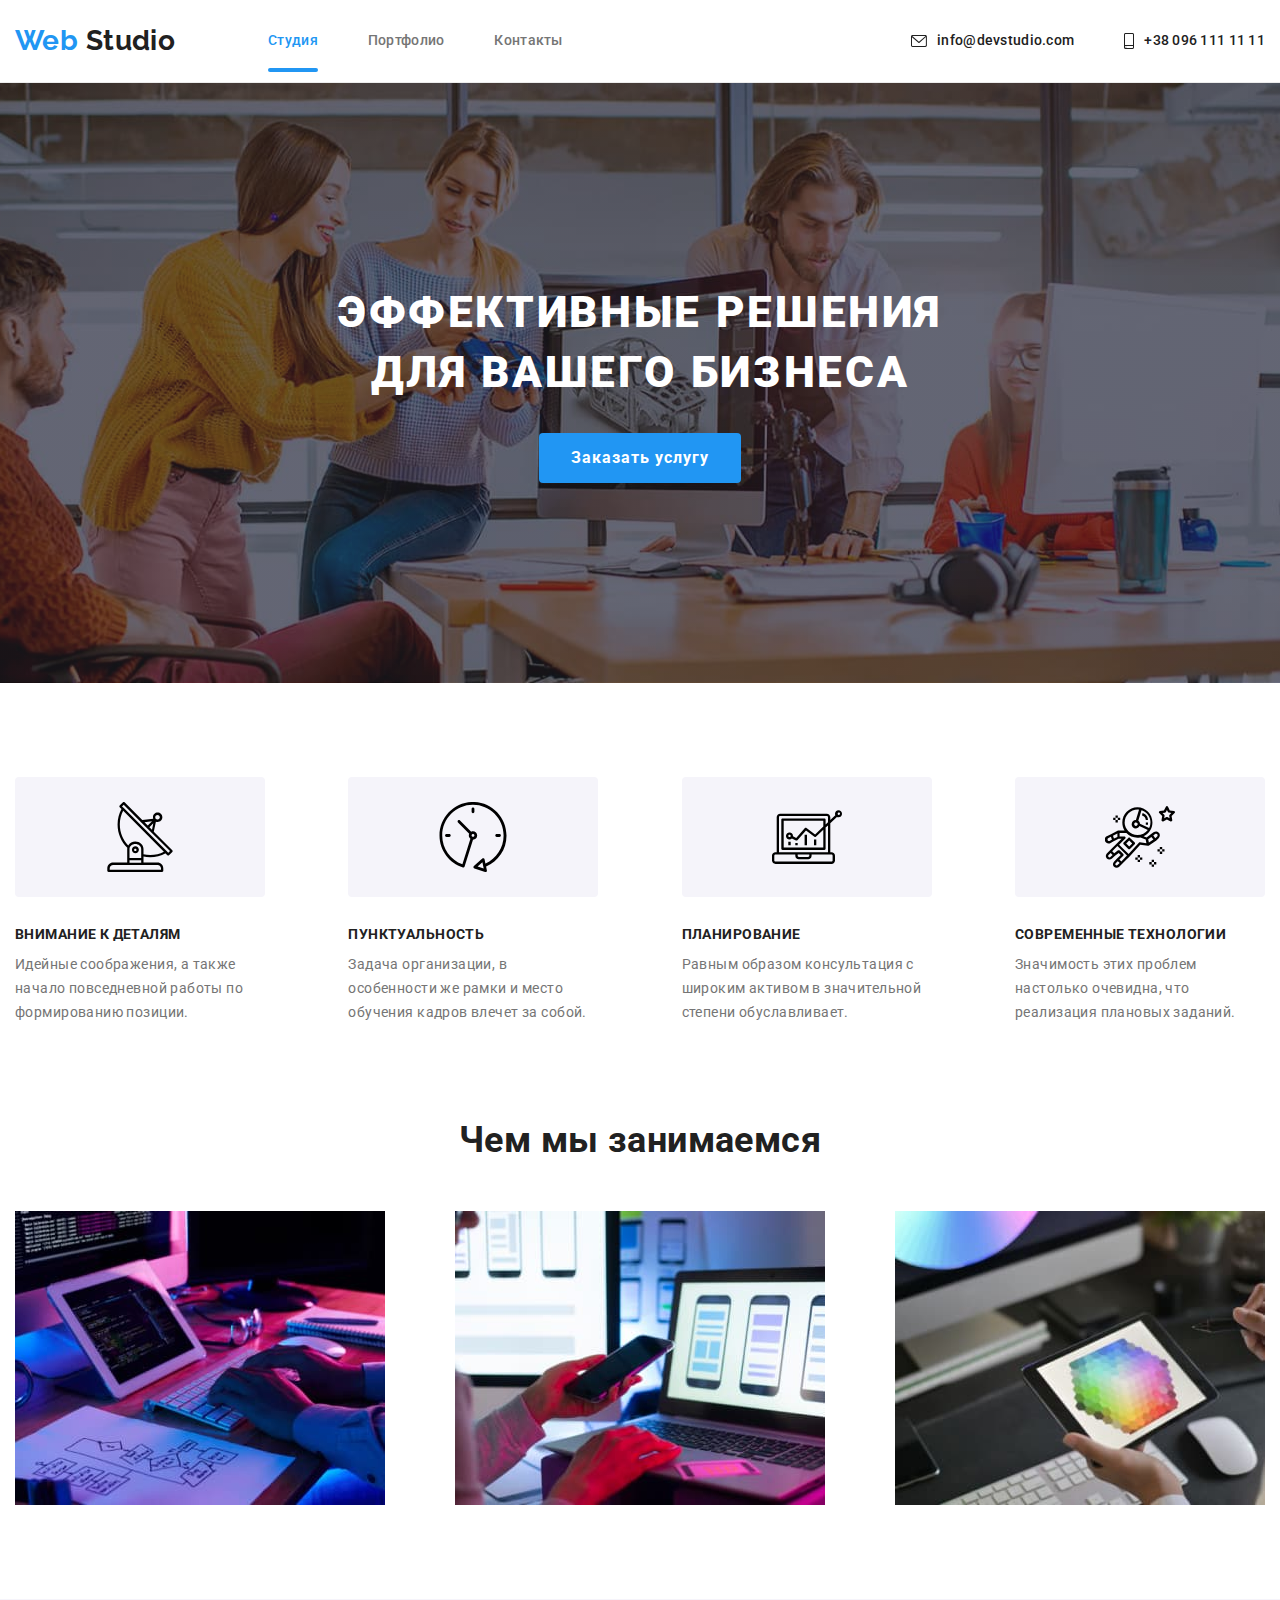
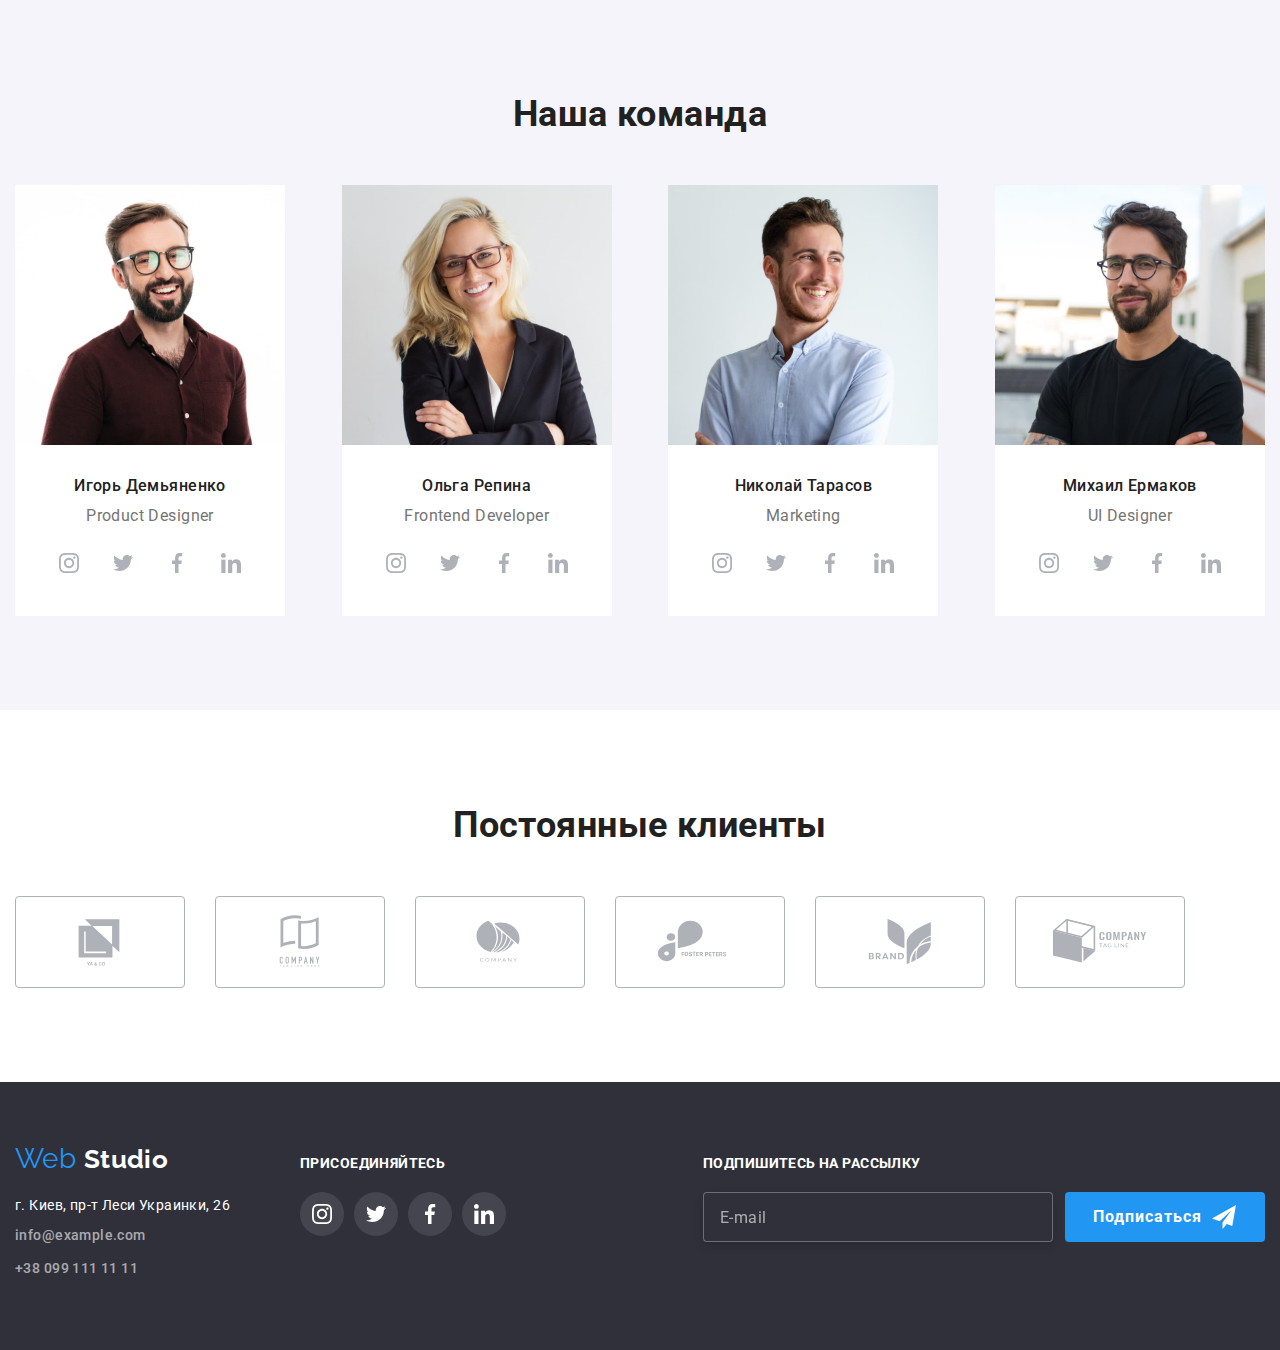
<file: index.html>
<!DOCTYPE html>
<html lang="ru">
  <head>
    <meta charset="UTF-8" />
    <meta name="viewport" content="width=device-width, initial-scale=1.0" />
    <title>Document</title>
    <link rel="preconnect" href="https://fonts.googleapis.com" />
    <link rel="preconnect" href="https://fonts.gstatic.com" crossorigin />
    <link
      href="https://fonts.googleapis.com/css2?family=Raleway:wght@700&family=Roboto:wght@400;500;700;900&display=swap"
      rel="stylesheet"
    />
    <link
      rel="stylesheet"
      href="https://cdnjs.cloudflare.com/ajax/libs/modern-normalize/1.1.0/modern-normalize.min.css"
    />
    <link rel="stylesheet" href="./css/styles.css" />
    <link rel="stylesheet" href="./css/main.min.css" />
  </head>
  <body>
    <!-- HEADER -->
    <header class="header">
      <div class="container header__container">
        <nav class="header__nav">
          <a href="./index.html" class="logo header__logo">
            Web
            <span class="header__logo--accent">Studio</span>
          </a>
          <ul class="header__nav-list">
            <li class="header__item">
              <a href="" class="active">Студия</a>
            </li>
            <li class="header__item">
              <a href="./portfolio.html">Портфолио</a>
            </li>
            <li class="header__item"><a href="">Контакты</a></li>
          </ul>
        </nav>
        <ul class="header__nav-auth">
          <li>
            <a href="mailto:info@example.com" class="header__item">
              <svg class="header__contacts-icon" width="16" height="12">
                <use href="./images/icon.svg#icon-envelope"></use>
              </svg>
              info@devstudio.com
            </a>
          </li>
          <li>
            <a href="tel:+380991111111" class="header__item">
              <svg class="header__contacts-icon" width="10" height="16">
                <use href="./images/icon.svg#icon-smartphone"></use>
              </svg>
              +38 096 111 11 11
            </a>
          </li>
        </ul>
      </div>
    </header>
    <main>
      <!-- HERO -->
      <section class="hero">
        <div class="container">
          <h1 class="hero__title">
            Эффективные решения
            <br />
            для вашего бизнеса
          </h1>
          <button type="button" class="button" data-modal-open>
            Заказать услугу
          </button>
          <div class="backdrop is-hidden" data-modal>
            <div class="modal">
              <button data-modal-close type="button" class="hero-close-button">
                <svg class="hero-close-button-icon" width="18" height="18">
                  <use href="./images/icon.svg#closeback"></use>
                </svg>
              </button>
              <form class="modal__form">
                <b class="modal__form-title">
                  Оставьте свои данные, мы вам перезвоним
                </b>
                <label class="form-label">
                  <input type="text" name="username" class="form-input" />
                  <span class="form-label-text">Имя</span>
                  <svg class="icon form-icon">
                    <use href="./images/icon.svg#modal-person"></use>
                  </svg>
                </label>
                <label class="form-label">
                  <input type="tel" name="phone" class="form-input" />
                  <span class="form-label-text">Телефон</span>
                  <svg class="icon form-icon">
                    <use href="./images/icon.svg#modal-phone"></use>
                  </svg>
                </label>
                <label class="form-label">
                  <input type="email" name="mail" class="form-input" />
                  <span class="form-label-text">Почта</span>
                  <svg class="icon form-icon">
                    <use href="./images/icon.svg#modal-email"></use>
                  </svg>
                </label>
                <label class="form-label form-label-textarea">
                  <textarea
                    class="form-input form-textarea"
                    name="comment"
                    placeholder="Введите текст"
                  ></textarea>
                  <span class="form-label-text">Комментарий</span>
                </label>
                <label class="form-label-policy">
                  <input
                    type="checkbox"
                    name="policy"
                    value="policy"
                    id="policy"
                    class="policy-checkbox checkbox"
                  />
                  <span class="checkbox-icon"></span>
                  <span class="form-label-policy-text">
                    Соглашаюсь с рассылкой и принимаю
                  </span>
                  <a class="link-policy" href="">Условия договора</a>
                </label>
                <button type="submit" class="button form-button">
                  Отправить
                </button>
              </form>
            </div>
          </div>
        </div>
      </section>
      <!-- Информационная секция -->
      <section class="section">
        <div class="container">
          <ul class="information-section">
            <li>
              <div class="information-icon-block">
                <svg class="information-icon">
                  <use href="./images/icon.svg#icon-antenna"></use>
                </svg>
              </div>
              <h3 class="feature-list">Внимание к деталям</h3>
              <p class="text">
                Идейные соображения, а также начало повседневной работы по
                формированию позиции.
              </p>
            </li>
            <li>
              <div class="information-icon-block">
                <svg class="information-icon">
                  <use href="./images/icon.svg#icon-clock"></use>
                </svg>
              </div>
              <h3 class="feature-list">Пунктуальность</h3>
              <p class="text">
                Задача организации, в особенности же рамки и место обучения
                кадров влечет за собой.
              </p>
            </li>
            <li>
              <div class="information-icon-block">
                <svg class="information-icon">
                  <use href="./images/icon.svg#icon-diagram"></use>
                </svg>
              </div>
              <h3 class="feature-list">Планирование</h3>
              <p class="text">
                Равным образом консультация с широким активом в значительной
                степени обуславливает.
              </p>
            </li>
            <li>
              <div class="information-icon-block">
                <svg class="information-icon">
                  <use href="./images/icon.svg#icon-astronaut"></use>
                </svg>
              </div>
              <h3 class="feature-list">Современные технологии</h3>
              <p class="text">
                Значимость этих проблем настолько очевидна, что реализация
                плановых заданий.
              </p>
            </li>
          </ul>
        </div>
      </section>
      <!-- Чем мы занимаемся -->
      <section class="section works">
        <div class="container">
          <h2 class="section-title">Чем мы занимаемся</h2>

          <ul class="list-photo">
            <li>
              <img
                src="./images/box1.jpg"
                alt="програмист работает"
                width="370"
              />
            </li>
            <li>
              <img
                src="./images/box2.jpg"
                alt="вебдизайнер делает схему"
                width="370"
              />
            </li>
            <li>
              <img
                src="./images/box3.jpg"
                alt="дизайнет подбирает цвета"
                width="370"
              />
            </li>
          </ul>
        </div>
      </section>
      <!-- Фото сотрудников -->
      <section class="section box-photo">
        <div class="container">
          <h2 class="section-title">Наша команда</h2>
          <ul class="list-work">
            <li class="item-work">
              <img src="./images/img1.jpg" alt="Игорь Демьяненко" width="270" />
              <div class="team-description">
                <h3 class="feature-list-name">Игорь Демьяненко</h3>
                <p class="text-name">Product Designer</p>
                <ul class="list-person">
                  <li class="link-person">
                    <a href="./index.html" class="contacts-person">
                      <svg class="icon-person" width="20" height="20">
                        <use href="./images/icon.svg#icon-instagram"></use>
                      </svg>
                    </a>
                  </li>
                  <li class="link-person">
                    <a href="/index.html" class="contacts-person">
                      <svg class="icon-person" width="20" height="20">
                        <use href="./images/icon.svg#icon-twitter"></use>
                      </svg>
                    </a>
                  </li>
                  <li class="link-person">
                    <a href="/index.html" class="contacts-person">
                      <svg class="icon-person" width="20" height="20">
                        <use href="./images/icon.svg#icon-facebook"></use>
                      </svg>
                    </a>
                  </li>
                  <li class="link-person">
                    <a href="/index.html" class="contacts-person">
                      <svg class="icon-person" width="20" height="20">
                        <use href="./images/icon.svg#icon-linkedin"></use>
                      </svg>
                    </a>
                  </li>
                </ul>
              </div>
            </li>
            <li class="item-work">
              <img src="./images/img2.jpg" alt="Ольга Репина" width="270" />
              <div class="team-description">
                <h3 class="feature-list-name">Ольга Репина</h3>
                <p class="text-name">Frontend Developer</p>
                <ul class="list-person">
                  <li class="link-person">
                    <a href="./index.html" class="contacts-person">
                      <svg class="icon-person" width="20" height="20">
                        <use href="./images/icon.svg#icon-instagram"></use>
                      </svg>
                    </a>
                  </li>
                  <li class="link-person">
                    <a href="/index.html" class="contacts-person">
                      <svg class="icon-person" width="20" height="20">
                        <use href="./images/icon.svg#icon-twitter"></use>
                      </svg>
                    </a>
                  </li>
                  <li class="link-person">
                    <a href="/index.html" class="contacts-person">
                      <svg class="icon-person" width="20" height="20">
                        <use href="./images/icon.svg#icon-facebook"></use>
                      </svg>
                    </a>
                  </li>
                  <li class="link-person">
                    <a href="/index.html" class="contacts-person">
                      <svg class="icon-person" width="20" height="20">
                        <use href="./images/icon.svg#icon-linkedin"></use>
                      </svg>
                    </a>
                  </li>
                </ul>
              </div>
            </li>
            <li class="item-work">
              <img src="./images/img3.jpg" alt="Николай Тарасов" width="270" />
              <div class="team-description">
                <h3 class="feature-list-name">Николай Тарасов</h3>
                <p class="text-name">Marketing</p>
                <ul class="list-person">
                  <li class="link-person">
                    <a href="./index.html" class="contacts-person">
                      <svg class="icon-person" width="20" height="20">
                        <use href="./images/icon.svg#icon-instagram"></use>
                      </svg>
                    </a>
                  </li>
                  <li class="link-person">
                    <a href="/index.html" class="contacts-person">
                      <svg class="icon-person" width="20" height="20">
                        <use href="./images/icon.svg#icon-twitter"></use>
                      </svg>
                    </a>
                  </li>
                  <li class="link-person">
                    <a href="/index.html" class="contacts-person">
                      <svg class="icon-person" width="20" height="20">
                        <use href="./images/icon.svg#icon-facebook"></use>
                      </svg>
                    </a>
                  </li>
                  <li class="link-person">
                    <a href="/index.html" class="contacts-person">
                      <svg class="icon-person" width="20" height="20">
                        <use href="./images/icon.svg#icon-linkedin"></use>
                      </svg>
                    </a>
                  </li>
                </ul>
              </div>
            </li>
            <li class="item-work">
              <img src="./images/img4.jpg" alt="Михаил Ермаков" width="270" />
              <div class="team-description">
                <h3 class="feature-list-name">Михаил Ермаков</h3>
                <p class="text-name">UI Designer</p>
                <ul class="list-person">
                  <li class="link-person">
                    <a href="./index.html" class="contacts-person">
                      <svg class="icon-person" width="20" height="20">
                        <use href="./images/icon.svg#icon-instagram"></use>
                      </svg>
                    </a>
                  </li>
                  <li class="link-person">
                    <a href="/index.html" class="contacts-person">
                      <svg class="icon-person" width="20" height="20">
                        <use href="./images/icon.svg#icon-twitter"></use>
                      </svg>
                    </a>
                  </li>
                  <li class="link-person">
                    <a href="/index.html" class="contacts-person">
                      <svg class="icon-person" width="20" height="20">
                        <use href="./images/icon.svg#icon-facebook"></use>
                      </svg>
                    </a>
                  </li>
                  <li class="link-person">
                    <a href="/index.html" class="contacts-person">
                      <svg class="icon-person" width="20" height="20">
                        <use href="./images/icon.svg#icon-linkedin"></use>
                      </svg>
                    </a>
                  </li>
                </ul>
              </div>
            </li>
          </ul>
        </div>
      </section>

      <!-- Наши клиенты -->
      <section class="section">
        <div class="container">
          <h2 class="section-title">Постоянные клиенты</h2>
          <ul class="list-client">
            <li class="icon-client">
              <svg class="icon-logo">
                <use href="./images/icon.svg#icon-logo5"></use>
              </svg>
            </li>
            <li class="icon-client">
              <svg class="icon-logo">
                <use href="./images/icon.svg#icon-logo1"></use>
              </svg>
            </li>
            <li class="icon-client">
              <svg class="icon-logo">
                <use href="./images/icon.svg#icon-logo2"></use>
              </svg>
            </li>
            <li class="icon-client">
              <svg class="icon-logo">
                <use href="./images/icon.svg#icon-logo3"></use>
              </svg>
            </li>
            <li class="icon-client">
              <svg class="icon-logo">
                <use href="./images/icon.svg#icon-logo4"></use>
              </svg>
            </li>
            <li class="icon-client">
              <svg class="icon-logo">
                <use href="./images/icon.svg#icon-logo"></use>
              </svg>
            </li>
          </ul>
        </div>
      </section>
    </main>

    <!-- Футер -->
    <footer class="footer-fon">
      <div class="container footer-position">
        <div class="footer-left-block">
          <a class="footer-logo" href="./">
            Web
            <span class="accent-text">Studio</span>
          </a>
          <address class="adress">г. Киев, пр-т Леси Украинки, 26</address>

          <ul>
            <li class="contacts">
              <a href="mailto:info@example.com" class="contacts">
                info@example.com
              </a>
            </li>
            <li class="contacts">
              <a href="tel:+380991111111" class="contacts">+38 099 111 11 11</a>
            </li>
          </ul>
        </div>
        <div class="footer-right-block">
          <h2>присоединяйтесь</h2>
          <ul class="footer-list">
            <li class="footer-link-item">
              <a href="./index.html" class="footer-link">
                <svg class="icon-footer" width="20" height="20">
                  <use href="./images/icon.svg#icon-instagram"></use>
                </svg>
              </a>
            </li>
            <li class="footer-link-item">
              <a href="/index.html" class="footer-link">
                <svg class="icon-footer" width="20" height="20">
                  <use href="./images/icon.svg#icon-twitter"></use>
                </svg>
              </a>
            </li>
            <li class="footer-link-item">
              <a href="/index.html" class="footer-link">
                <svg class="icon-footer" width="20" height="20">
                  <use href="./images/icon.svg#icon-facebook"></use>
                </svg>
              </a>
            </li>
            <li class="footer-link-item">
              <a href="/index.html" class="footer-link">
                <svg class="icon-footer" width="20" height="20">
                  <use href="./images/icon.svg#icon-linkedin"></use>
                </svg>
              </a>
            </li>
          </ul>
        </div>
        <div class="footer-signup-block">
          <p class="text-signup">Подпишитесь на рассылку</p>
          <form class="form-signup">
            <input
              type="email"
              name="mail"
              placeholder="E-mail"
              class="email-input"
            />
            <button type="button" class="button button-signup">
              Подписаться
              <svg class="icon icon-signup" width="24" height="24">
                <use href="./images/icon.svg#signup"></use>
              </svg>
            </button>
          </form>
        </div>
      </div>
    </footer>
    <script src="./modal.js"></script>
  </body>
</html>
</file>
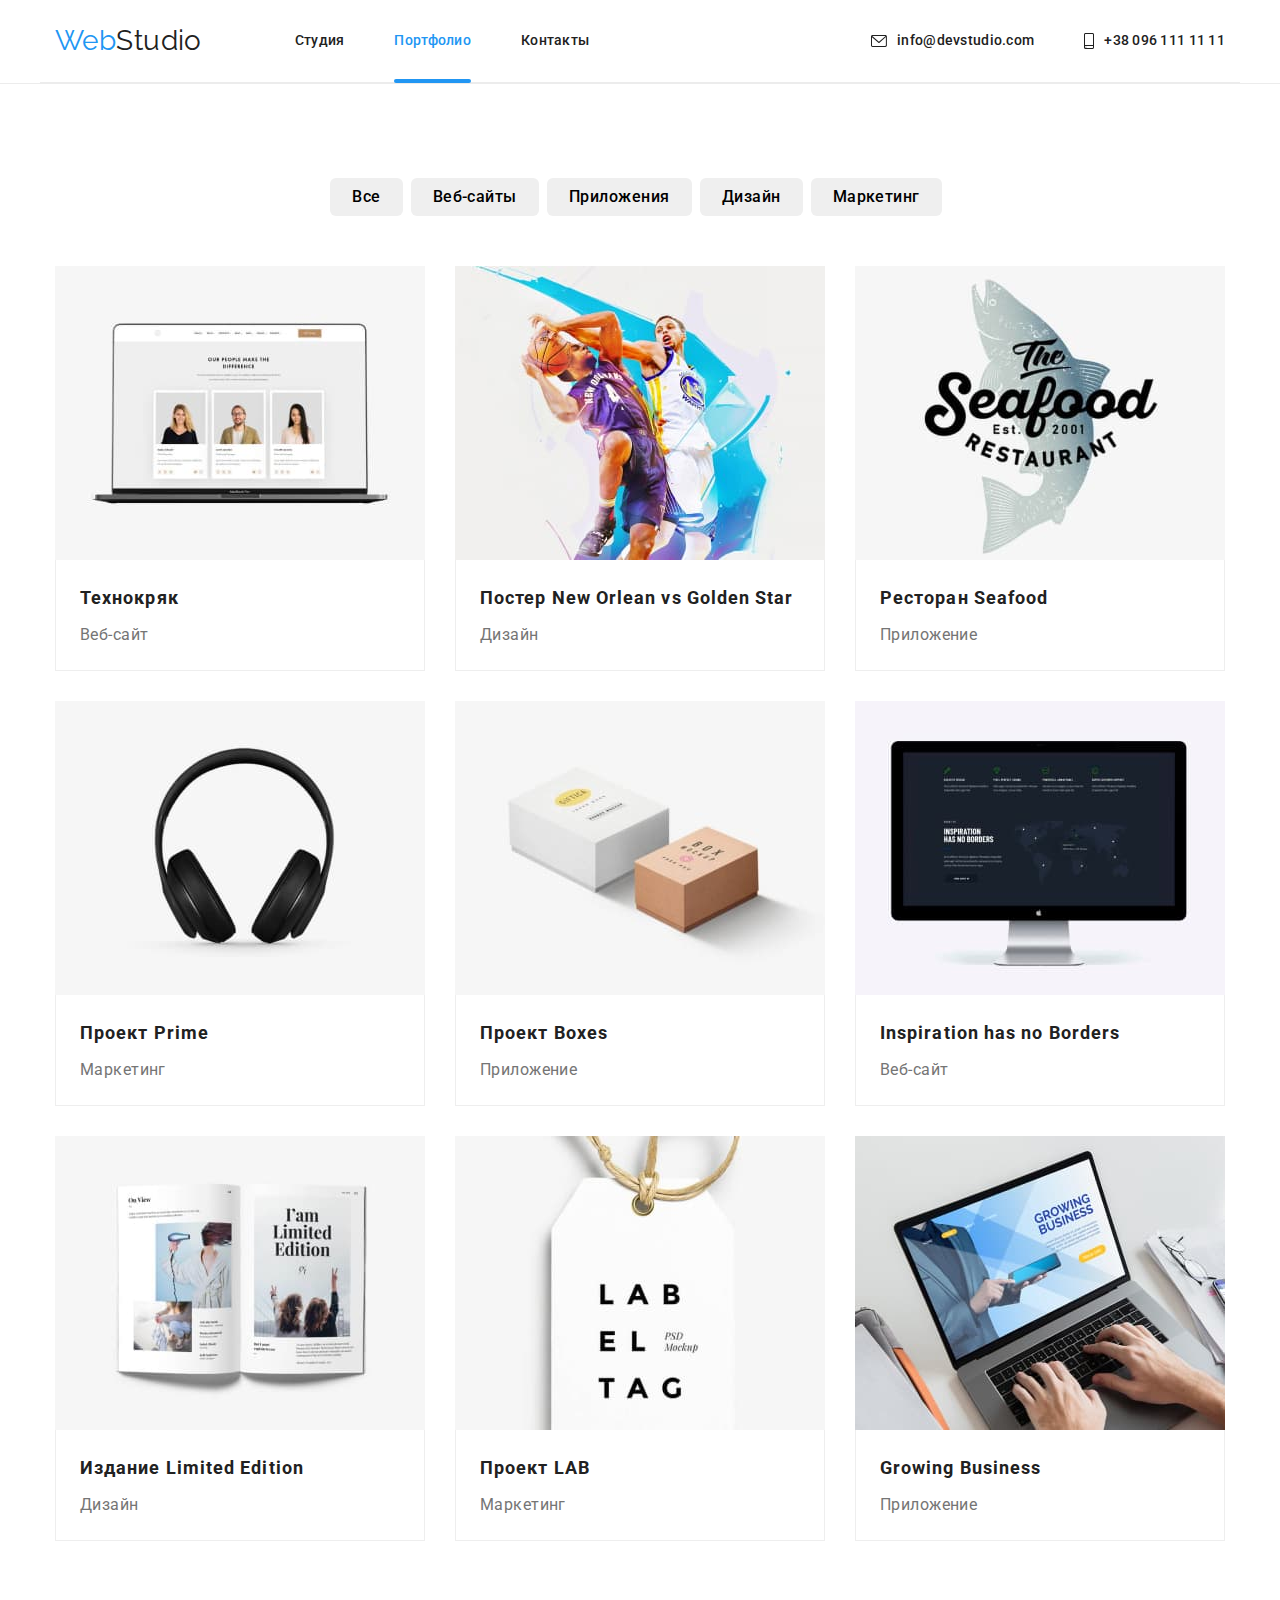
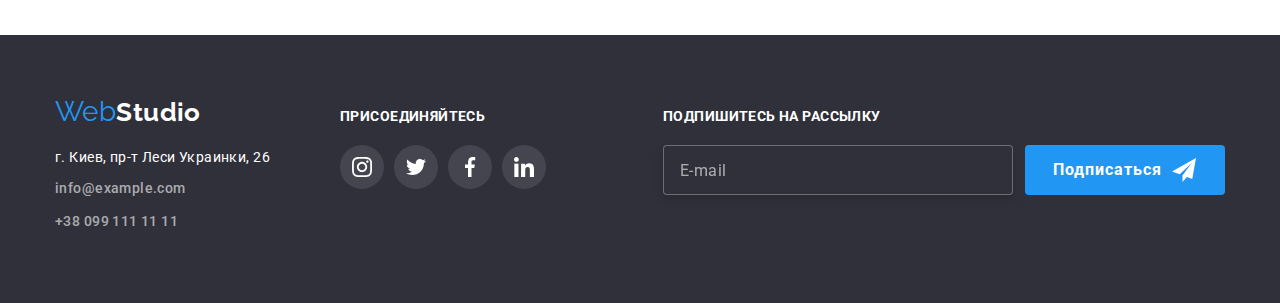
<file: portfolio.html>
<!DOCTYPE html>
<html lang="en">

<head>
  <meta charset="UTF-8" />
  <meta name="viewport" content="width=device-width, initial-scale=1.0" />
  <title>Document</title>
  <link href="https://fonts.googleapis.com/css2?family=Raleway:wght@700&family=Roboto:wght@400;500;700;900&display=swap"
    rel="stylesheet" />
  <link rel="stylesheet"
    href="https://cdnjs.cloudflare.com/ajax/libs/modern-normalize/1.1.0/modern-normalize.min.css" />
  <link rel="stylesheet" href="css/styles.css" />
</head>

<body>
  <!--<h1>Страница portfolio</h1>-->
  <!---------------------- HEADER ---------------------->
  <header class="header-border">
    <div class="container container-heder container-heder-portfolio">
      <nav class="main-nav">
        <a class="logo" href="./">Web<span class="accent">Studio</span></a>
        <ul class="list-nav">
          <li class="item">
            <a href="./index.html" class="item">Студия</a>
          </li>
          <li><a href="" class="active">Портфолио</a></li>
          <li><a href="" class="item">Контакты</a></li>
        </ul>
      </nav>
      <ul class="auth-nav">
        <li>
          <a href="mailto:info@example.com" class="item"><svg class="contacts-icon" width="16" height="12">
            <use href="./images/icon.svg#icon-envelope"></use></svg>info@devstudio.com</a>
        </li>
        <li>
          <a href="tel:+380991111111" class="item"><svg class="contacts-icon" width="10" height="16">
            <use href="./images/icon.svg#icon-smartphone">
            </use>
          </svg>+38 096 111 11 11</a>
        </li>
      </ul>
    </div>
  </header>
  <main>
    <!--<h2>Примеры наших проектов</h2> -->
    <section class="section">
      <div class="container ">
        <ul class="buttons">
          <li>
            <button type="button" class="button-filter">Все</button>
          </li>
          <li>
            <button type="button" class="button-filter">Веб-сайты</button>
          </li>
          <li>
            <button type="button" class="button-filter">Приложения</button>
          </li>
          <li>
            <button type="button" class="button-filter">Дизайн</button>
          </li>
          <li>
            <button type="button" class="button-filter">Маркетинг</button>
          </li>
        </ul>
        <ul class="portfolio-box-photo">
          <li class="portfolio-item">
            <div class="portfolio-sample-overlay">
            <img src="./images/img5.jpg" alt="Технокряк" width="370" />
           <div class="portfolio-sample-decoration">
            <p class="sample-decoration-text">
        Технокряк это современная площадка распространения
        коронавируса. Компании используют эту платформу для
        цифрового шпионажа и атак на защищённые сервера конкурентов.
        </p>
        </div>
        </div>
            <div class="portfolio-photo-text">
              <h3 class="portfolio-item-title">Технокряк</h3>            
              <p class="portfolio-item-text">Веб-сайт</p>
              </div>
          </li>
          <li class="portfolio-item">
            <div class="portfolio-sample-overlay">
            <img src="./images/img6.jpg" alt="Постер New Orlean vs Golden Star" width="370" />
              <div class="portfolio-sample-decoration">
                <p class="sample-decoration-text">
                  Технокряк это современная площадка распространения
                  коронавируса. Компании используют эту платформу для
                  цифрового шпионажа и атак на защищённые сервера конкурентов.
                </p>
              </div>
              </div>
            <div class="portfolio-photo-text">
              <h3 class="portfolio-item-title">
                Постер New Orlean vs Golden Star
              </h3>
              <p class="portfolio-item-text">Дизайн</p>
            </div>
          </li>
          <li class="portfolio-item">
            <div class="portfolio-sample-overlay">
            <img src="./images/img7.jpg" alt="Ресторан Seafood" width="370" />
              <div class="portfolio-sample-decoration">
                <p class="sample-decoration-text">
                  Технокряк это современная площадка распространения
                  коронавируса. Компании используют эту платформу для
                  цифрового шпионажа и атак на защищённые сервера конкурентов.
                </p>
              </div>
              </div>
            <div class="portfolio-photo-text">
              <h3 class="portfolio-item-title">Ресторан Seafood</h3>
              <p class="portfolio-item-text">Приложение</p>
            </div>
          </li>
          <li class="portfolio-item">
            <div class="portfolio-sample-overlay">
            <img src="./images/img8.jpg" alt="Проект Prime" width="370" />
              <div class="portfolio-sample-decoration">
                <p class="sample-decoration-text">
                  Технокряк это современная площадка распространения
                  коронавируса. Компании используют эту платформу для
                  цифрового шпионажа и атак на защищённые сервера конкурентов.
                </p>
              </div>
              </div>
            <div class="portfolio-photo-text">
              <h3 class="portfolio-item-title">Проект Prime</h3>
              <p class="portfolio-item-text">Маркетинг</p>
            </div>
          </li>
          <li class="portfolio-item">
            <div class="portfolio-sample-overlay">
              <img src="./images/img9.jpg" alt="Проект Boxes" width="370" />
            <div class="portfolio-sample-decoration">
            <p class="sample-decoration-text">
              Технокряк это современная площадка распространения
              коронавируса. Компании используют эту платформу для
              цифрового шпионажа и атак на защищённые сервера конкурентов.
            </p>
            </div>
            </div>
              <div class="portfolio-photo-text">
              <h3 class="portfolio-item-title">Проект Boxes</h3>
              <p class="portfolio-item-text">Приложение</p>
            </div>
          </li>
          <li class="portfolio-item">
            <div class="portfolio-sample-overlay">
             <img src="./images/img10.jpg" alt="Inspiration has no Borders" width="370" />
              <div class="portfolio-sample-decoration">
                <p class="sample-decoration-text">
                  Технокряк это современная площадка распространения
                  коронавируса. Компании используют эту платформу для
                  цифрового шпионажа и атак на защищённые сервера конкурентов.
                </p>
              </div>
              </div>
             <div class="portfolio-photo-text">
              <h3 class="portfolio-item-title">Inspiration has no Borders</h3>
              <p class="portfolio-item-text">Веб-сайт</p>
            </div>
          </li>
          <li class="portfolio-item">
            <div class="portfolio-sample-overlay">
            <img src="./images/img11.jpg" alt="Издание Limited Edition" width="370" />
            <div class="portfolio-sample-decoration">
              <p class="sample-decoration-text">
                Технокряк это современная площадка распространения
                коронавируса. Компании используют эту платформу для
                цифрового шпионажа и атак на защищённые сервера конкурентов.
              </p>
            </div>
            </div>
            <div class="portfolio-photo-text">
              <h3 class="portfolio-item-title">Издание Limited Edition</h3>
              <p class="portfolio-item-text">Дизайн</p>
            </div>
          </li>
          <li class="portfolio-item">
            <div class="portfolio-sample-overlay">
            <img src="./images/img12.jpg" alt="Проект LAB" width="370" />
            <div class="portfolio-sample-decoration">
              <p class="sample-decoration-text">
                Технокряк это современная площадка распространения
                коронавируса. Компании используют эту платформу для
                цифрового шпионажа и атак на защищённые сервера конкурентов.
              </p>
            </div>
            </div>
            <div class="portfolio-photo-text">
              <h3 class="portfolio-item-title">Проект LAB</h3>
              <p class="portfolio-item-text">Маркетинг</p>
            </div>
          </li>
          <li class="portfolio-item">
            <div class="portfolio-sample-overlay">
            <img src="./images/img13.jpg" alt="Growing Business" width="370" />
            <div class="portfolio-sample-decoration">
              <p class="sample-decoration-text">
                Технокряк это современная площадка распространения
                коронавируса. Компании используют эту платформу для
                цифрового шпионажа и атак на защищённые сервера конкурентов.
              </p>
            </div>
            </div>
            <div class="portfolio-photo-text">
              <h3 class="portfolio-item-title">Growing Business</h3>
              <p class="portfolio-item-text">Приложение</p>
            </div>
          </li>
        </ul>
      </div>
    </section>
  </main>

  <!-- Футер -->
  <footer class="footer-fon">
    <div class="container footer-position">
        <div class="footer-left-block">
          <a class="footer-logo" href="./">Web<span class="accent-text">Studio</span></a>
          <address class="adress">г. Киев, пр-т Леси Украинки, 26</address>
        <ul>
          <li class="contacts">
            <a href="mailto:info@example.com" class="contacts">info@example.com</a>
          </li>
          <li class="contacts">
            <a href="tel:+380991111111" class="contacts">+38 099 111 11 11</a>
          </li>
        </ul>
      </div>
      <div class="footer-right-block">
        <h2>присоединяйтесь</h2>
        <ul class="footer-list">
          <li class="footer-link-item">
            <a href="./index.html" class="footer-link">
              <svg class="icon-footer" width="20" height="20">
                <use href="./images/icon.svg#icon-instagram"></use>
              </svg>
            </a>
          </li>
          <li class="footer-link-item">
            <a href="/index.html" class="footer-link">
              <svg class="icon-footer" width="20" height="20">
                <use href="./images/icon.svg#icon-twitter"></use>
              </svg>
            </a>
          </li>
          <li class="footer-link-item">
            <a href="/index.html" class="footer-link">
              <svg class="icon-footer" width="20" height="20">
                <use href="./images/icon.svg#icon-facebook"></use>
              </svg>
            </a>
          </li>
          <li class="footer-link-item">
            <a href="/index.html" class="footer-link">
              <svg class="icon-footer" width="20" height="20">
                <use href="./images/icon.svg#icon-linkedin"></use>
              </svg>
            </a>
          </li>
        </ul>
      </div>
      <div class="footer-signup-block">
        <p class="text-signup">Подпишитесь на рассылку</p>
        <form class="form-signup">
          <input type="email" name="mail" placeholder="E-mail" class="email-input" />
          <button type="button" class="button button-signup">
            Подписаться
            <svg class="icon icon-signup" width="24" height="24">
              <use href="./images/icon.svg#signup"></use>
            </svg>
          </button>
        </form>
      </div>
    </div>
  </footer>
</body>
</html>
</file>
<file: css/styles.css>
:root {
  --primary-text-color: #757575;
  --titel-text-color: #212121;
  --accent-text-color: #2196f3;
  --white-text-color: #ffffff;
  --primary-background-color: #ffffff;
  --titel-background-color: #f5f4fa;
  --hero-background-color: #2f303a;
  --border-background-color: #eeeeee;
  --border-header-background-color: #ececec;
  --timing-function: cubic-bezier(0.4, 0, 0.2, 1);
}

body {
  background: var(--primary-background-color);
  color: var(--primary-text-color);
  font-family: Roboto, sans-serif;
  font-size: 14px;
  line-height: 1.71;
  letter-spacing: 0.03em;
}
.container {
  width: 1200px;
  margin: 0 auto;
  padding-left: 15px;
  padding-right: 15px;
}
a {
  text-decoration: none;
  color: var(--primary-text-color);
}
img {
  display: block;
  margin: 0px;
}
ul {
  padding: 0px;
  margin: 0px;
  list-style: none;
}
p,
h1,
h2,
h3,
h4,
h5,
h6 {
  margin: 0px;
  padding: 0px;
}
.section {
  padding: 94px 0px;
}
textarea {
  resize: none;
}
.icon {
  fill: currentColor;
}
/* -----------------------HEADER---------------- */
.header-border {
  background-color: var(--white-text-color);
  border-bottom: 1px solid rgba(236, 236, 236, 1);
}
.logo {
  margin-right: 93px;
  padding-top: 24px;
  padding-bottom: 25px;
  color: var(--accent-text-color);
  font-family: Raleway, sans-seri;
  font-size: 28px;
  line-height: 1.19;
}
.logo .accent {
  color: var(--titel-text-color);
}
.active {
  position: relative;
  color: var(--accent-text-color);
}
.active::after {
  display: block;
  position: absolute;
  content: '';
  width: 100%;
  height: 4px;
  background-color: var(--accent-text-color);
  border-radius: 2px;
  top: 47px;
}

/* -----------------SITE-NAVE------------------*/

.main-nav {
  display: flex;
  align-items: center;
}
.list-nav {
  display: flex;
  font-weight: 500;
  font-size: 14px;
  line-height: 1.14;
  letter-spacing: 0.02em;
  transition: color 250ms var(--timing-function);
}

.list-nav :not(:last-child) {
  margin-right: 50px;
}
.list-nav .item:hover,
.list-nav .item:focus {
  color: var(--accent-text-color);
}
.item {
  display: flex;
  align-items: center;
  font-weight: 500;
  font-size: 14px;
  line-height: 1.14;
  letter-spacing: 0.02em;
  color: var(--titel-text-color);
  transition: color 250ms var(--timing-function);
}
/*------------------AUTH-NAV-------------------- */

.auth-nav :not(:last-child) {
  margin-right: 50px;
}
.auth-nav {
  display: flex;
  margin-left: auto;
  justify-content: flex-end;
  font-weight: 500;
  font-size: 14px;
  line-height: 1.14;
  letter-spacing: 0.02em;
  transition: color 250ms var(--timing-function);
}
.auth-nav .item:hover,
.auth-nav .item:focus {
  color: var(--accent-text-color);
}
.contacts-icon {
  margin-right: 10px;
  fill: currentColor;
  transition: color 250ms var(--timing-function);
}
.auth-nav .contacts-icon:hover,
.auth-nav .contacts-icon:focus {
  fill: var(--accent-text-color);
}
.container-heder {
  display: flex;
  align-items: center;
}

/*  ------------------HERO------------------*/

.hero {
  text-align: center;
  background-color: var(--hero-background-color);
  max-width: 1600px;
  margin-left: auto;
  margin-right: auto;
  padding: 200px 0px;
  background-image: linear-gradient(
      to right,
      rgba(47, 48, 58, 0.4),
      rgba(47, 48, 58, 0.4)
    ),
    url(../images/hero.jpg);
  background-repeat: no-repeat;
  background-size: cover;
  background-position: center;
}
.hero-title {
  margin-bottom: 30px;
  color: var(--white-text-color);
  font-weight: 900;
  font-size: 44px;
  line-height: 1.36;
  letter-spacing: 0.06em;
  text-transform: uppercase;
}
.button {
  min-width: 200px;
  display: block;
  border-radius: 4px;
  margin: 0 auto;
  padding: 10px 32px;
  font-family: Roboto;
  color: var(--white-text-color);
  background-color: var(--accent-text-color);
  font-weight: 700;
  font-size: 16px;
  line-height: 1.87;
  letter-spacing: 0.06em;
  border: none;
  cursor: pointer;
  border-style: none;
  transition-property: background-color, color;
  transition-duration: 250ms;
  transition-timing-function: var(--timing-function);
}
.button:hover,
.button:focus {
  background-color: var(--white-text-color);
  color: var(--accent-text-color);
}
/* --------------МОДАЛЬНОЕ ОКНО----------------- */
.backdrop {
  position: fixed;
  top: 0;
  left: 0;
  width: 100%;
  height: 100%;
  background-color: rgba(0, 0, 0, 0.2);
  z-index: 3;
}
.is-hidden {
  opacity: 1;
  pointer-events: none;
  visibility: hidden;
}
.backdrop.is-hidden .modal {
  transform: translate(-50%, -50%) scale(0.2);
}
.modal {
  display: flex;
  justify-content: center;
  align-items: center;
  position: absolute;
  top: 50%;
  left: 50%;
  transform: translate(-50%, -50%) scale(1);
  min-width: 528px;
  min-height: 581px;
  background-color: var(--white-text-color);
  box-shadow: 0px 1px 3px rgba(0, 0, 0, 0.12), 0px 1px 1px rgba(0, 0, 0, 0.14),
    0px 2px 1px rgba(0, 0, 0, 0.2);
  border-radius: 4px;
  z-index: 3;
  transition: transform 500ms var(--timing-function);
}
.modal-form {
  display: flex;
  flex-direction: column;
  width: 448px;
}
.modal-form-title {
  margin-bottom: 30px;
  font-weight: 700;
  font-size: 20px;
  line-height: 1.15;
  letter-spacing: 0.03em;
  color: var(--titel-text-color);
}
.form-label {
  position: relative;
  margin-bottom: 28px;
  color: var(--titel-text-color);
}
.form-label-text {
  position: absolute;
  left: 0;
  top: -18px;
  font-size: 12px;
  line-height: 1.17;
  letter-spacing: 0.01em;
  color: var(--primary-text-color);
}
.form-input {
  width: 100%;
  height: 40px;
  padding-left: 42px;
  border: 1px solid rgba(33, 33, 33, 0.2);
  border-radius: 4px;
  cursor: pointer;
}
.form-input:focus {
  outline: none;
  border-color: var(--accent-text-color);
  cursor: text;
}
.form-input:focus ~ .form-icon {
  color: var(--accent-text-color);
}
.form-label-textarea {
  margin-bottom: 20px;
}
.form-textarea {
  height: 120px;
  padding: 12px 16px;
}
.form-textarea::placeholder {
  font-size: 12px;
  line-height: 1.17;
  letter-spacing: 0.01em;
  color: rgba(117, 117, 117, 0.5);
}
.form-label-policy {
  margin-bottom: 30px;
}
.form-label-policy-text {
  font-size: 14px;
  line-height: 0.58;
  letter-spacing: 0.03em;
  color: var(--primary-text-color);
}
.link-policy {
  text-decoration: underline;
  color: var(--accent-text-color);
}
.checkbox {
  appearance: none;
  -webkit-appearance: none;
  -moz-appearance: none;
  position: absolute;
}
.checkbox-icon {
  display: inline-block;
  width: 15px;
  height: 15px;
  vertical-align: text-top;
  border: 2px solid var(--titel-text-color);
  border-radius: 2px;
}
.checkbox:checked ~ .form-label-policy-text {
  color: var(--titel-text-color);
}
.checkbox:checked + .checkbox-icon {
  border-color: var(--accent-text-color);
  background-color: var(--accent-text-color);
  background-image: url(../images/full-check.svg);
  background-size: contain;
  background-origin: content-box;
}
.form-icon {
  position: absolute;
  top: 11px;
  left: 12px;
  width: 18px;
  height: 18px;
}
.form-button {
  align-self: center;
  width: 200px;
  transition: 250ms var(--timing-function);
}
.form-button:hover,
.form-button:focus {
  filter: drop-shadow(0px 4px 4px rgba(0, 0, 0, 0.25));
}
.hero-close-button {
  position: absolute;
  display: flex;
  justify-content: center;
  align-items: center;
  top: 8px;
  right: 8px;
  width: 30px;
  height: 30px;
  border: 1px solid rgba(0, 0, 0, 0.1);
  border-radius: 50%;
  text-align: center;
  background-color: var(--white-text-color);
  color: var(--titel-txt-color);
  cursor: pointer;
  transition-property: background-color, color;
  transition-timing-function: var(--timing-function);
  transition-duration: 250ms;
}
.hero-close-button-icon {
  fill: currentColor;
}
.hero-close-button:hover,
.hero-close-button:focus {
  background-color: var(--accent-text-color);
  color: var(--white-text-color);
}

/* ------------Информационная секция -------------*/

.information-section {
  display: flex;
  justify-content: space-between;
  flex-direction: row;
}
.information-section li:not(:last-child) {
  margin-right: 30px;
}
.information-section-li {
  width: 270px;
}
.information-icon-block {
  display: flex;
  justify-content: center;
  align-items: center;
  width: 100%;
  height: 120px;
  margin-bottom: 30px;
  background-color: var(--titel-background-color);
  border-radius: 4px;
}
.information-icon {
  width: 70px;
  height: 70px;
}
.feature-list {
  margin-top: 0px;
  margin-bottom: 10px;

  color: var(--titel-text-color);
  font-weight: 700;
  font-size: 14px;
  line-height: 1.14;
  text-transform: uppercase;
}
.text {
  max-width: 250px;
  margin: 0px;
  font-size: 14px;
  line-height: 1.71;
}
/* Чем мы занимаемся */
.works {
  padding-top: 0px;
}
.section-title {
  color: var(--titel-text-color);
  font-weight: 700;
  font-size: 36px;
  line-height: 1.17;
  text-align: center;
  margin-bottom: 50px;
}
.list-photo {
  display: flex;
  justify-content: space-between;
}

/*--------- Фото сотрудников-------- */
.box-photo {
  background-color: var(--titel-background-color);
}
.list-work {
  display: flex;
  justify-content: space-between;
}
.team-description {
  padding: 30px 0px;
  text-align: center;
  border: 1px solid var(--white-text-color);
}
.feature-list-name {
  color: var(--titel-text-color);
  font-weight: 500;
  font-size: 16px;
  line-height: 1.27;
  margin-bottom: 10px;
}
.text-name {
  margin-bottom: 16px;
  font-size: 16px;
  line-height: 1.19;
}
.item-work {
  background-color: var(--primary-background-color);
  border-radius: 0px 0px 4px 4px;
}
.list-person {
  display: flex;
  justify-content: center;
  gap: 10px;
}
.link-person {
  display: flex;
}
.contacts-person {
  display: flex;
  justify-content: center;
  align-items: center;
  width: 44px;
  height: 44px;
  border-radius: 50%;
  color: #afb1b8;
}
.icon-person {
  fill: currentColor;
}
.icon-person:hover {
  color: var(--white-text-color);
}
.contacts-person:hover {
  background-color: var(--accent-text-color);
  color: var(--white-text-color);
}
/*--------- Наши клиенты -----------*/

.clients-title {
  text-align: center;
  margin-bottom: 50px;
}

.list-client {
  display: flex;
  gap: 30px;
}

.icon-client {
  display: flex;
  justify-content: center;
  align-items: center;
  width: 170px;
  height: 92px;
  color: #afb1b8;
  border: 1px solid #afb1b8;
  border-radius: 4px;
}

.icon-logo {
  width: 106px;
  height: 60px;
  fill: currentColor;
}

.icon-client:hover {
  color: var(--accent-text-color);
  cursor: pointer;
  border-color: var(--accent-text-color);
}

/* ------------------Футер---------------- */
.footer-fon {
  background: var(--hero-background-color);
  padding: 60px 0px;
}
.footer-logo {
  color: var(--accent-text-color);
  font-family: Raleway, sans-seri;
  font-size: 28px;
  line-height: 1.19;
}
.accent-text {
  color: var(--white-text-color);
  font-family: Raleway;
  font-weight: 700;
  font-size: 26px;
  line-height: 1.19;
}
.adress {
  display: inline;
  margin-top: 20px;
  margin-bottom: 9px;
  color: var(--white-text-color);
  font-style: normal;
  font-size: 14px;
  line-height: 1.41;
}
.footer-left-block {
  display: flex;
  flex-direction: column;
}
.contacts {
  margin-bottom: 9px;
  font-weight: 500;
  letter-spacing: 0.03em;
  color: rgba(255, 255, 255, 0.6);
  font-size: 14px;
  line-height: 1.71;
}
.contacts:hover,
.contacts:focus {
  color: var(--accent-text-color);
}

.footer-position {
  display: flex;
  align-items: baseline;
}

.footer-right-block {
  margin-left: 70px;
}

.footer-right-block h2 {
  font-weight: 700;
  font-size: 14px;
  line-height: 1.14;
  letter-spacing: 0.03em;
  text-transform: uppercase;
  color: var(--white-text-color);
  margin-bottom: 20px;
}

.footer-link {
  display: flex;
  justify-content: center;
  align-items: center;
  width: 44px;
  height: 44px;
  background-color: rgba(255, 255, 255, 0.1);
  color: var(--white-text-color);
  border-radius: 50%;
}

.footer-list {
  display: flex;
  gap: 10px;
}

.icon-footer {
  fill: currentColor;
}

.footer-link:hover {
  background-color: var(--accent-text-color);
}
.footer-signup-block {
  margin-left: auto;
}
.form-signup {
  display: flex;
}
.text-signup {
  font-weight: 700;
  font-size: 14px;
  line-height: 1.14;
  letter-spacing: 0.03em;
  text-transform: uppercase;
  color: #ffffff;
  margin-bottom: 20px;
}
.button-signup {
  display: flex;
  align-items: center;
  padding-left: 28px;
  padding-right: 28px;
  margin-left: 12px;
}
.email-input {
  width: 350px;
  height: 50px;
  padding-left: 16px;
  background-color: #2f303a;
  border: 1px solid rgba(255, 255, 255, 0.3);
  filter: drop-shadow(0px 4px 4px rgba(0, 0, 0, 0.15));
  border-radius: 4px;
  font-size: 16px;
  line-height: 1.3;
  color: rgba(255, 255, 255, 0.6);
}
.email-input::placeholder {
  font-size: 16px;
  line-height: 1.25;
  color: rgba(255, 255, 255, 0.6);
  letter-spacing: 0.03em;
}
.icon-signup {
  margin-left: 10px;
}

/* ------photo portpholio------ */
.buttons {
  display: flex;
  justify-content: center;
  margin-bottom: 50px;
}
.button-filter {
  font-family: inherit;
  border-radius: 6px;
  padding: 6px 22px;
  font-weight: 500;
  font-size: 16px;
  line-height: 1.63;
  text-align: center;
  letter-spacing: 0.03em;
  cursor: pointer;
  border: none;
  transition-property: background-color, color, box-shadow;
  transition-timing-function: var(--timing-function);
  transition-duration: 250ms;
}
.button-filter:not(:nth-child(5n)) {
  margin-right: 8px;
}
.button-filter:hover,
.button-filter:focus {
  color: var(--white-text-color);
  background: var(--accent-text-color);
  font-weight: 500;
  font-size: 16px;
  line-height: 1.63;
  text-align: center;
}
.container-heder-portfolio {
  border-top: 0px;
  border-right: 0px;
  border-bottom: 1px solid var(--border-header-background-color);
  border-left: 0px;
}
.portfolio-box-photo {
  display: flex;
  flex-wrap: wrap;
}
.portfolio-box-photo li:nth-child(3n) {
  margin-right: 0;
}
.portfolio-item {
  display: flex;
  flex-direction: column;
  align-items: center;
  width: 370px;
  margin-right: 30px;
  margin-bottom: 30px;
  transition: box-shadow 250ms var(--timing-function);
}
.portfolio-sample-overlay {
  position: relative;
  overflow: hidden;
}
.portfolio-sample-decoration {
  position: absolute;
  width: 100%;
  height: 100%;
  background-color: rgba(33, 150, 243, 0.9);
  pointer-events: none;
  opacity: 1;
  transition-property: transform, opacity;
  transition-timing-function: var(--timing-function);
  transition-duration: 250ms;
}
.sample-decoration-text {
  position: absolute;
  top: 50%;
  left: 50%;
  width: 322px;
  transform: translate(-50%, -50%);
  font-size: 18px;
  line-height: 1.56;
  color: var(--white-text-color);
}
.portfolio-item:hover {
  box-shadow: 0px 1px 1px rgba(0, 0, 0, 0.12), 0px 4px 4px rgba(0, 0, 0, 0.06),
    1px 4px 6px rgba(0, 0, 0, 0.16);
  cursor: pointer;
}

.portfolio-item:hover .portfolio-sample-decoration {
  opacity: 1;
  transform: translateY(-100%);
}

.portfolio-item:hover .portfolio-decoration-text {
  opacity: 1;
}
.portfolio-box-photo .portfolio-item-text {
  font-size: 16px;
  line-height: 1.87;
}
.portfolio-photo-text {
  padding: 20px 24px;
  width: 370px;
  border: 1px solid rgba(238, 238, 238, 1);
  border-width: 0 1px 1px 1px;
}
.portfolio-item:nth-last-child(-n + 3) {
  margin-bottom: 0;
}
.portfolio-photo-text .portfolio-item-text {
  margin-top: 4px;
}
.portfolio-item-title {
  color: var(--titel-text-color);
  font-weight: 700;
  font-size: 18px;
  line-height: 2;
  letter-spacing: 0.06em;
}
</file>
<file: css/main.min.css>
:root{--primary-text-color: #757575;--titel-text-color: #212121;--accent-text-color: #2196f3;--white-text-color: #ffffff;--primary-background-color: #ffffff;--titel-background-color: #f5f4fa;--hero-background-color: #2f303a;--border-background-color: #eeeeee;--border-header-background-color: #ececec;--timing-function: cubic-bezier(0.4, 0, 0.2, 1)}.active{position:relative;color:var(--accent-text-color)}.active::after{display:block;position:absolute;content:"";width:100%;height:4px;background-color:var(--accent-text-color);border-radius:2px;top:35px}a{text-decoration:none;color:var(--primary-text-color)}img{display:block;margin:0px}ul{padding:0px;margin:0px;list-style:none}p,h1,h2,h3,h4,h5,h6{margin:0px;padding:0px}textarea{resize:none}.icon{fill:currentColor}body{background:var(--primary-background-color);color:var(--primary-text-color);font-family:Roboto, sans-serif;font-size:14px;line-height:1.71;letter-spacing:0.03em}.container{width:100%;margin:0 auto;padding-left:15px;padding-right:15px}.section{padding:94px 0px}.header{background-color:var(--white-text-color);border-bottom:1px solid #ececec}.header__container{display:flex;align-items:center}.header__nav{display:flex;align-items:center}.header__logo{font-family:Raleway;font-weight:700;margin-right:93px;padding-top:24px;padding-bottom:25px;color:var(--accent-text-color)}.header__logo--accent{color:var(--titel-text-color)}.header__nav-list{display:flex;font-weight:500;font-size:14px;line-height:1.14;letter-spacing:0.02em;transition:color 250ms var(--timing-function)}.header__nav-list :not(:last-child){margin-right:50px}.header__item{display:flex;align-items:center;font-weight:500;font-size:14px;line-height:1.14;letter-spacing:0.02em;color:var(--titel-text-color);transition:color 250ms var(--timing-function)}.header__nav-list .header__item :hover,.header__nav-list .header__item :focus{color:var(--accent-text-color)}.header__nav-auth{display:flex;margin-left:auto;justify-content:flex-end;font-weight:500;font-size:14px;line-height:1.14;letter-spacing:0.02em;transition:color 250ms var(--timing-function)}.header__nav-auth :not(:last-child){margin-right:50px}.header__nav-auth .header__item:hover,.header__nav-auth .header__item:focus{color:var(--accent-text-color)}.header__contacts-icon{margin-right:10px;fill:currentColor;transition:color 250ms var(--timing-function)}.header__nav-auth .header__contacts-icon:hover,.header__nav-auth .header__contacts-icon:focus{fill:var(--accent-text-color)}.button{min-width:200px;display:block;border-radius:4px;margin:0 auto;padding:10px 32px;font-family:Roboto;color:var(--white-text-color);background-color:var(--accent-text-color);font-weight:700;font-size:16px;line-height:1.87;letter-spacing:0.06em;border:none;cursor:pointer;border-style:none;transition-property:background-color, color;transition-duration:250ms;transition-timing-function:var(--timing-function)}.button:hover,.button:focus{background-color:var(--white-text-color);color:var(--accent-text-color)}.icon-footer{fill:currentColor}.footer-signup-block{margin-left:auto}.form-signup{display:flex}.text-signup{font-weight:700;font-size:14px;line-height:1.14;letter-spacing:0.03em;text-transform:uppercase;color:#ffffff;margin-bottom:20px}.button-signup{display:flex;align-items:center;padding-left:28px;padding-right:28px;margin-left:12px}.email-input{width:350px;height:50px;padding-left:16px;background-color:#2f303a;border:1px solid rgba(255,255,255,0.3);filter:drop-shadow(0px 4px 4px rgba(0,0,0,0.15));border-radius:4px;font-size:16px;line-height:1.3;color:rgba(255,255,255,0.6)}.email-input::placeholder{font-size:16px;line-height:1.25;color:rgba(255,255,255,0.6);letter-spacing:0.03em}.icon-signup{margin-left:10px}.buttons{display:flex;justify-content:center;margin-bottom:50px}.button-filter{font-family:inherit;border-radius:6px;padding:6px 22px;font-weight:500;font-size:16px;line-height:1.63;text-align:center;letter-spacing:0.03em;cursor:pointer;border:none;transition-property:background-color, color, box-shadow;transition-timing-function:var(--timing-function);transition-duration:250ms}.button-filter:hover,.button-filter:focus{color:var(--white-text-color);background:var(--accent-text-color);font-weight:500;font-size:16px;line-height:1.63;text-align:center}.button-filter:not(:nth-child(5n)){margin-right:8px}.hero{text-align:center;background-color:var(--hero-background-color);max-width:1600px;margin-left:auto;margin-right:auto;padding:200px 0px;background-image:linear-gradient(to right, rgba(47,48,58,0.4), rgba(47,48,58,0.4)),url(../images/hero.jpg);background-repeat:no-repeat;background-size:cover;background-position:center}.hero__title{margin-bottom:30px;color:var(--white-text-color);font-weight:900;font-size:44px;line-height:1.36;letter-spacing:0.06em;text-transform:uppercase}.backdrop{position:fixed;top:0;left:0;width:100%;height:100%;background-color:rgba(0,0,0,0.2);z-index:3}.is-hidden{opacity:1;pointer-events:none;visibility:hidden}.backdrop.is-hidden .modal{transform:translate(-50%, -50%) scale(0.2)}.modal{display:flex;justify-content:center;align-items:center;position:absolute;top:50%;left:50%;transform:translate(-50%, -50%) scale(1);min-width:528px;min-height:581px;background-color:var(--white-text-color);box-shadow:0px 1px 3px rgba(0,0,0,0.12),0px 1px 1px rgba(0,0,0,0.14),0px 2px 1px rgba(0,0,0,0.2);border-radius:4px;z-index:3;transition:transform 500ms var(--timing-function)}.modal__form{display:flex;flex-direction:column;width:448px}.modal__form-title{margin-bottom:30px;font-weight:700;font-size:20px;line-height:1.15;letter-spacing:0.03em;color:var(--titel-text-color)}.form-label{position:relative;margin-bottom:28px;color:var(--titel-text-color)}.form-label-text{position:absolute;left:0;top:-18px;font-size:12px;line-height:1.17;letter-spacing:0.01em;color:var(--primary-text-color)}.form-input{width:100%;height:40px;padding-left:42px;border:1px solid rgba(33,33,33,0.2);border-radius:4px;cursor:pointer}.form-input:focus{outline:none;border-color:var(--accent-text-color);cursor:text}.form-input:focus ~ .form-icon{color:var(--accent-text-color)}.form-label-textarea{margin-bottom:20px}.form-textarea{height:120px;padding:12px 16px}.form-textarea::placeholder{font-size:12px;line-height:1.17;letter-spacing:0.01em;color:rgba(117,117,117,0.5)}.form-label-policy{margin-bottom:30px}.form-label-policy-text{font-size:14px;line-height:0.58;letter-spacing:0.03em;color:var(--primary-text-color)}.link-policy{text-decoration:underline;color:var(--accent-text-color)}.checkbox{appearance:none;-webkit-appearance:none;-moz-appearance:none;position:absolute}.checkbox-icon{display:inline-block;width:15px;height:15px;vertical-align:text-top;border:2px solid var(--titel-text-color);border-radius:2px}.checkbox:checked ~ .form-label-policy-text{color:var(--titel-text-color)}.checkbox:checked+.checkbox-icon{border-color:var(--accent-text-color);background-color:var(--accent-text-color);background-image:url(../images/full-check.svg);background-size:contain;background-origin:content-box}.form-icon{position:absolute;top:11px;left:12px;width:18px;height:18px}.form-button{align-self:center;width:200px;transition:250ms var(--timing-function)}.form-button:hover,.form-button:focus{filter:drop-shadow(0px 4px 4px rgba(0,0,0,0.25))}.hero-close-button{position:absolute;display:flex;justify-content:center;align-items:center;top:8px;right:8px;width:30px;height:30px;border:1px solid rgba(0,0,0,0.1);border-radius:50%;text-align:center;background-color:var(--white-text-color);color:var(--titel-txt-color);cursor:pointer;transition-property:background-color, color;transition-timing-function:var(--timing-function);transition-duration:250ms}.hero-close-button:hover,.hero-close-button:focus{background-color:var(--accent-text-color);color:var(--white-text-color)}.hero-close-button-icon{fill:currentColor}.information-section{display:flex;justify-content:space-between;flex-direction:row}.information-section li:not(:last-child){margin-right:30px}.information-section-li{width:270px}.information-icon-block{display:flex;justify-content:center;align-items:center;width:100%;height:120px;margin-bottom:30px;background-color:var(--titel-background-color);border-radius:4px}.information-icon{width:70px;height:70px}.feature-list{margin-top:0px;margin-bottom:10px;color:var(--titel-text-color);font-weight:700;font-size:14px;line-height:1.14;text-transform:uppercase}.text{max-width:250px;margin:0px;font-size:14px;line-height:1.71}.works{padding-top:0px}.section-title{color:var(--titel-text-color);font-weight:700;font-size:36px;line-height:1.17;text-align:center;margin-bottom:50px}.list-photo{display:flex;justify-content:space-between}.box-photo{background-color:var(--titel-background-color)}.team-description{padding:30px 0px;text-align:center;border:1px solid var(--white-text-color)}.feature-list-name{color:var(--titel-text-color);font-weight:500;font-size:16px;line-height:1.27;margin-bottom:10px}.text-name{margin-bottom:16px;font-size:16px;line-height:1.19}.item-work{background-color:var(--primary-background-color);border-radius:0px 0px 4px 4px}.list-person{display:flex;justify-content:center;gap:10px}.link-person{display:flex}.contacts-person{display:flex;justify-content:center;align-items:center;width:44px;height:44px;border-radius:50%;color:#afb1b8}.contacts-person:hover{background-color:var(--accent-text-color);color:var(--white-text-color)}.icon-person{fill:currentColor}.icon-person:hover{color:var(--white-text-color)}.clients-title{text-align:center;margin-bottom:50px}.list-client{display:flex;gap:30px}.icon-client{display:flex;justify-content:center;align-items:center;width:170px;height:92px;color:#afb1b8;border:1px solid #afb1b8;border-radius:4px}.icon-client:hover{color:var(--accent-text-color);cursor:pointer;border-color:var(--accent-text-color)}.icon-logo{width:106px;height:60px;fill:currentColor}.footer-fon{background:var(--hero-background-color);padding:60px 0px}.footer-logo{color:var(--accent-text-color);font-family:Raleway, sans-seri;font-size:28px;line-height:1.19}.accent-text{color:var(--white-text-color);font-family:Raleway;font-weight:700;font-size:26px;line-height:1.19}.adress{display:inline;margin-top:20px;margin-bottom:9px;color:var(--white-text-color);font-style:normal;font-size:14px;line-height:1.41}.footer-left-block{display:flex;flex-direction:column}.contacts{margin-bottom:9px;font-weight:500;letter-spacing:0.03em;color:rgba(255,255,255,0.6);font-size:14px;line-height:1.71}.contacts:hover,.contacts:focus{color:var(--accent-text-color)}.footer-position{display:flex;align-items:baseline}.footer-right-block{margin-left:70px}.footer-right-block h2{font-weight:700;font-size:14px;line-height:1.14;letter-spacing:0.03em;text-transform:uppercase;color:var(--white-text-color);margin-bottom:20px}.footer-link{display:flex;justify-content:center;align-items:center;width:44px;height:44px;background-color:rgba(255,255,255,0.1);color:var(--white-text-color);border-radius:50%}.footer-link:hover{background-color:var(--accent-text-color)}.footer-list{display:flex;gap:10px}.container-heder-portfolio{border-top:0px;border-right:0px;border-bottom:1px solid var(--border-header-background-color);border-left:0px}.portfolio-box-photo{display:flex;flex-wrap:wrap}.portfolio-box-photo li:nth-child(3n){margin-right:0}.portfolio-item{display:flex;flex-direction:column;align-items:center;width:370px;margin-right:30px;margin-bottom:30px;transition:box-shadow 250ms var(--timing-function)}.portfolio-item:hover{box-shadow:0px 1px 1px rgba(0,0,0,0.12),0px 4px 4px rgba(0,0,0,0.06),1px 4px 6px rgba(0,0,0,0.16);cursor:pointer}.portfolio-sample-overlay{position:relative;overflow:hidden}.portfolio-sample-decoration{position:absolute;width:100%;height:100%;background-color:rgba(33,150,243,0.9);pointer-events:none;opacity:1;transition-property:transform, opacity;transition-timing-function:var(--timing-function);transition-duration:250ms}.sample-decoration-text{position:absolute;top:50%;left:50%;width:322px;transform:translate(-50%, -50%);font-size:18px;line-height:1.56;color:var(--white-text-color)}.portfolio-item:hover .portfolio-sample-decoration{opacity:1;transform:translateY(-100%)}.portfolio-item:hover .portfolio-decoration-text{opacity:1}.portfolio-box-photo .portfolio-item-text{font-size:16px;line-height:1.87}.portfolio-photo-text{padding:20px 24px;width:370px;border:1px solid #eee;border-width:0 1px 1px 1px}.portfolio-item:nth-last-child(-n+3){margin-bottom:0}.portfolio-photo-text .portfolio-item-text{margin-top:4px}.portfolio-item-title{color:var(--titel-text-color);font-weight:700;font-size:18px;line-height:2;letter-spacing:0.06em}
/*# sourceMappingURL=main.min.css.map */
</file>
